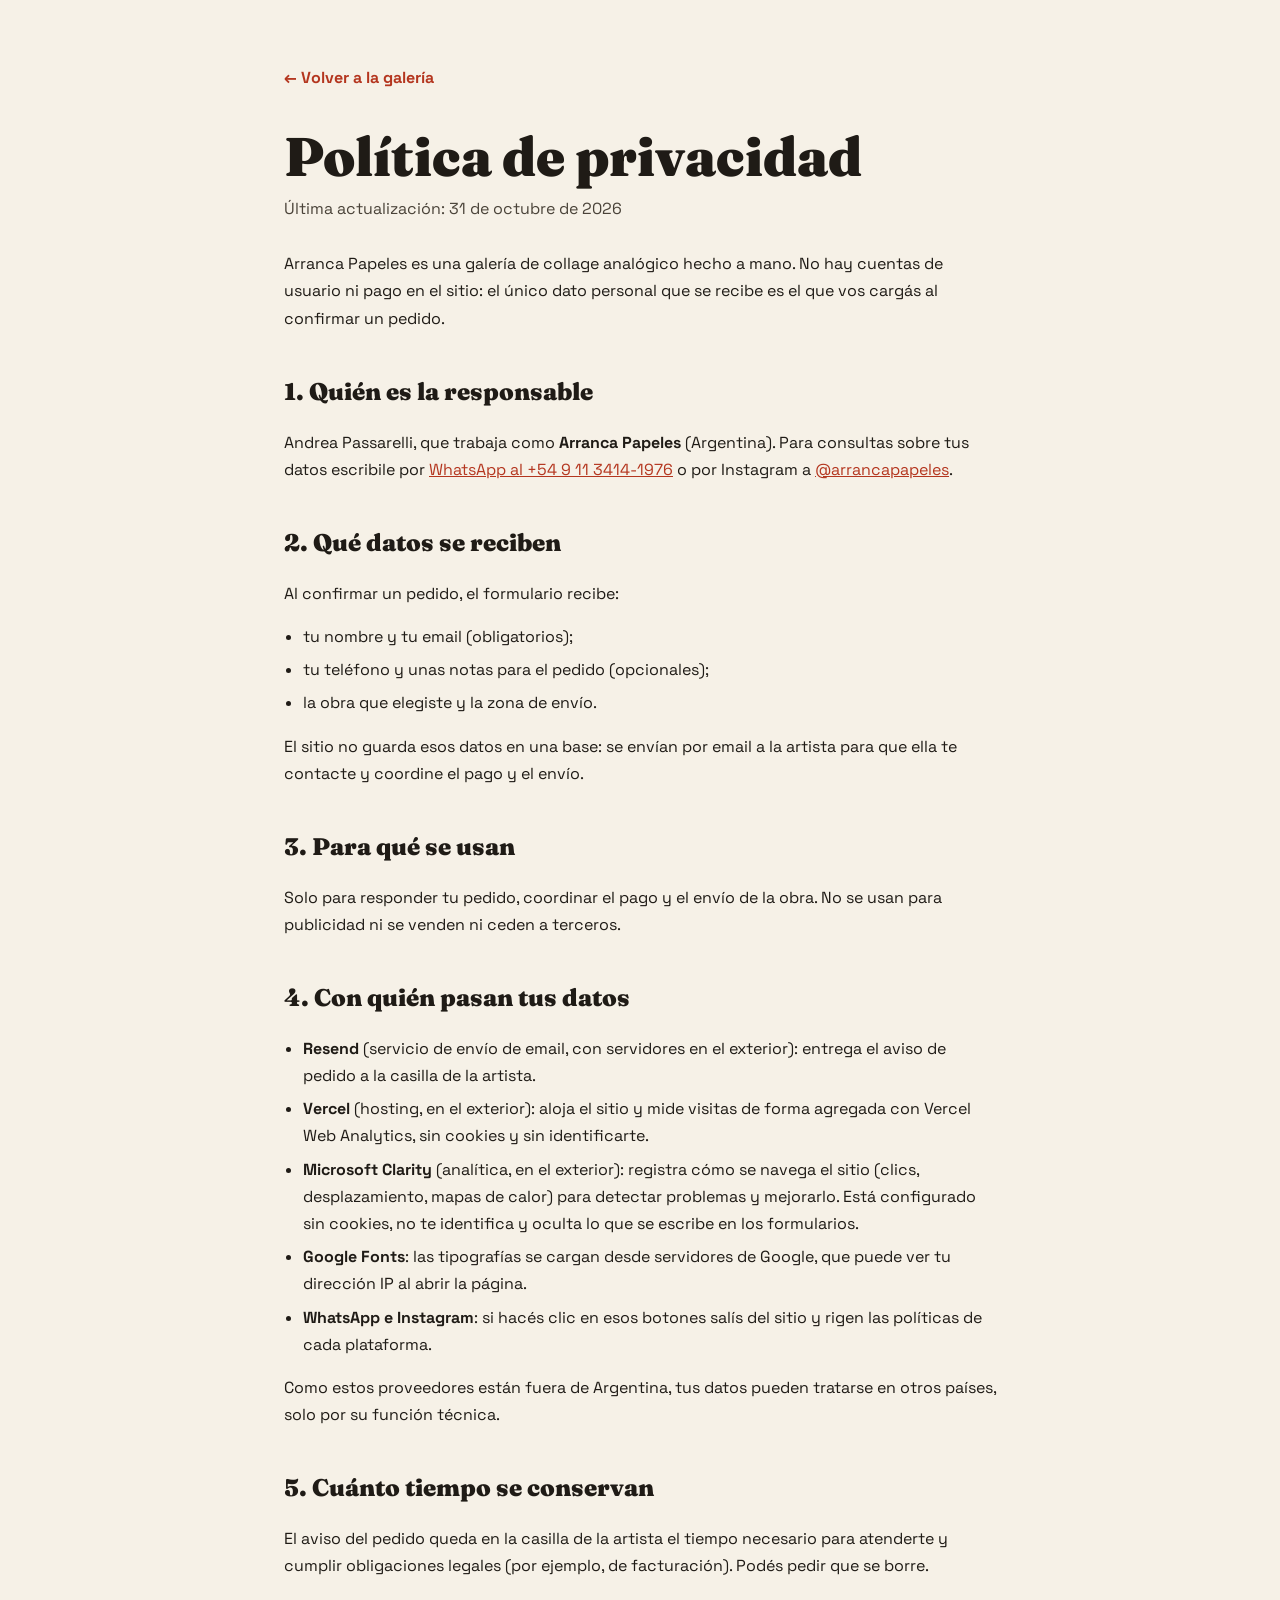
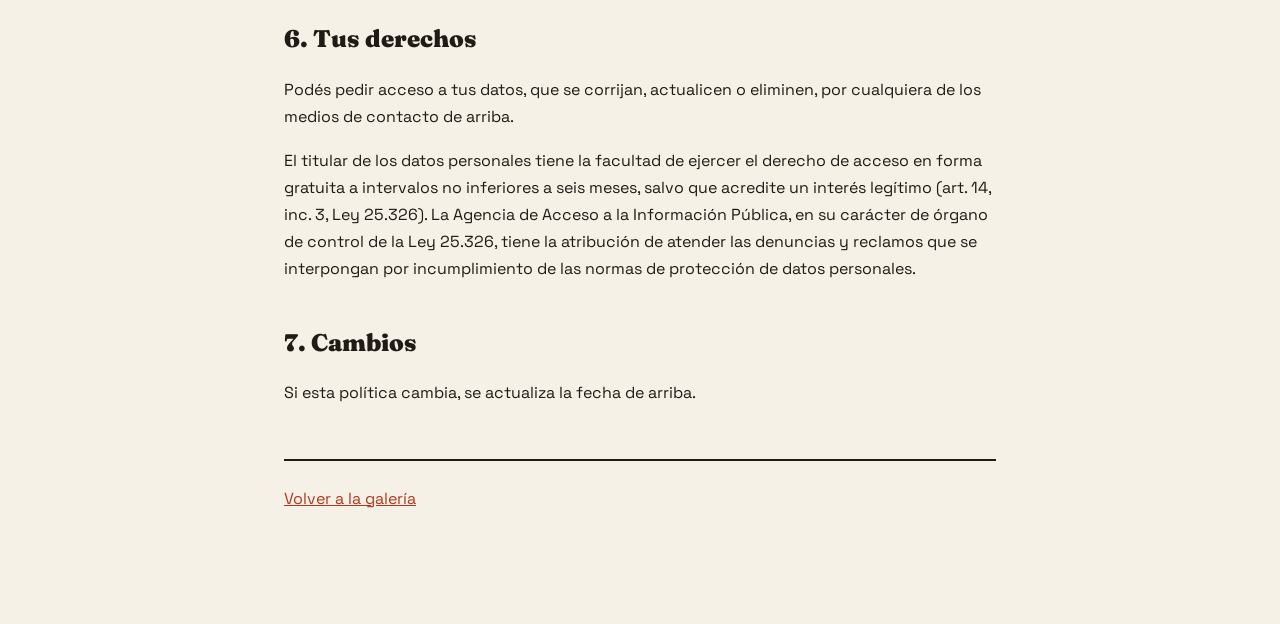
<file: privacidad.html>
<!DOCTYPE html>
<html lang="es-AR">
<head>
  <meta charset="UTF-8">
  <meta name="viewport" content="width=device-width, initial-scale=1.0">
  <title>Política de privacidad — Arranca Papeles</title>
  <meta name="description" content="Qué datos personales recibe Arranca Papeles cuando hacés un pedido, para qué se usan y cómo ejercer tus derechos.">
  <meta name="robots" content="index, follow">
  <link rel="icon" href="favicon.ico">
  <link rel="preconnect" href="https://fonts.googleapis.com">
  <link rel="preconnect" href="https://fonts.gstatic.com" crossorigin>
  <link href="https://fonts.googleapis.com/css2?family=Fraunces:opsz,wght@9..144,400;9..144,900&family=Space+Grotesk:wght@400;500;700&display=swap" rel="stylesheet">
  <style>
    :root { --fondo:#f6f1e7; --tinta:#1f1b16; --suave:#4a4339; --acento:#b4361f; }
    * { box-sizing: border-box; }
    body { margin:0; background:var(--fondo); color:var(--tinta); font-family:'Space Grotesk',sans-serif; line-height:1.7; }
    main { max-width:760px; margin:0 auto; padding:64px 24px 96px; }
    a { color:var(--acento); }
    .volver { display:inline-block; margin-bottom:36px; font-weight:700; text-decoration:none; }
    h1 { font-family:'Fraunces',serif; font-weight:900; font-size:clamp(2.2rem,6vw,3.4rem); line-height:1.1; margin:0 0 8px; }
    h2 { font-family:'Fraunces',serif; font-weight:900; font-size:1.5rem; margin:40px 0 6px; }
    .fecha { color:var(--suave); margin:0 0 28px; }
    ul { padding-left:1.2em; }
    li { margin:6px 0; }
    hr { border:0; border-top:2px solid var(--tinta); margin:52px 0 24px; }
  </style>
<!-- Microsoft Clarity (sin cookies, configurado desde su consola) -->
<script type="text/javascript">(function(c,l,a,r,i,t,y){c[a]=c[a]||function(){(c[a].q=c[a].q||[]).push(arguments)};t=l.createElement(r);t.async=1;t.src="https://www.clarity.ms/tag/"+i;y=l.getElementsByTagName(r)[0];y.parentNode.insertBefore(t,y);})(window, document, "clarity", "script", "zcu23fwxh9");</script>
</head>
<body>
  <main>
    <a class="volver" href="/">← Volver a la galería</a>
    <h1>Política de privacidad</h1>
    <p class="fecha">Última actualización: 31 de octubre de 2026</p>

    <p>Arranca Papeles es una galería de collage analógico hecho a mano. No hay cuentas de usuario ni pago en el sitio: el único dato personal que se recibe es el que vos cargás al confirmar un pedido.</p>

    <h2>1. Quién es la responsable</h2>
    <p>Andrea Passarelli, que trabaja como <strong>Arranca Papeles</strong> (Argentina). Para consultas sobre tus datos escribile por <a href="https://wa.me/5491134141976" rel="noopener">WhatsApp al +54 9 11 3414-1976</a> o por Instagram a <a href="https://www.instagram.com/arrancapapeles" rel="noopener">@arrancapapeles</a>.</p>

    <h2>2. Qué datos se reciben</h2>
    <p>Al confirmar un pedido, el formulario recibe:</p>
    <ul>
      <li>tu nombre y tu email (obligatorios);</li>
      <li>tu teléfono y unas notas para el pedido (opcionales);</li>
      <li>la obra que elegiste y la zona de envío.</li>
    </ul>
    <p>El sitio no guarda esos datos en una base: se envían por email a la artista para que ella te contacte y coordine el pago y el envío.</p>

    <h2>3. Para qué se usan</h2>
    <p>Solo para responder tu pedido, coordinar el pago y el envío de la obra. No se usan para publicidad ni se venden ni ceden a terceros.</p>

    <h2>4. Con quién pasan tus datos</h2>
    <ul>
      <li><strong>Resend</strong> (servicio de envío de email, con servidores en el exterior): entrega el aviso de pedido a la casilla de la artista.</li>
      <li><strong>Vercel</strong> (hosting, en el exterior): aloja el sitio y mide visitas de forma agregada con Vercel Web Analytics, sin cookies y sin identificarte.</li>
      <li><strong>Microsoft Clarity</strong> (analítica, en el exterior): registra cómo se navega el sitio (clics, desplazamiento, mapas de calor) para detectar problemas y mejorarlo. Está configurado sin cookies, no te identifica y oculta lo que se escribe en los formularios.</li>
      <li><strong>Google Fonts</strong>: las tipografías se cargan desde servidores de Google, que puede ver tu dirección IP al abrir la página.</li>
      <li><strong>WhatsApp e Instagram</strong>: si hacés clic en esos botones salís del sitio y rigen las políticas de cada plataforma.</li>
    </ul>
    <p>Como estos proveedores están fuera de Argentina, tus datos pueden tratarse en otros países, solo por su función técnica.</p>

    <h2>5. Cuánto tiempo se conservan</h2>
    <p>El aviso del pedido queda en la casilla de la artista el tiempo necesario para atenderte y cumplir obligaciones legales (por ejemplo, de facturación). Podés pedir que se borre.</p>

    <h2>6. Tus derechos</h2>
    <p>Podés pedir acceso a tus datos, que se corrijan, actualicen o eliminen, por cualquiera de los medios de contacto de arriba.</p>
    <p>El titular de los datos personales tiene la facultad de ejercer el derecho de acceso en forma gratuita a intervalos no inferiores a seis meses, salvo que acredite un interés legítimo (art. 14, inc. 3, Ley 25.326). La Agencia de Acceso a la Información Pública, en su carácter de órgano de control de la Ley 25.326, tiene la atribución de atender las denuncias y reclamos que se interpongan por incumplimiento de las normas de protección de datos personales.</p>

    <h2>7. Cambios</h2>
    <p>Si esta política cambia, se actualiza la fecha de arriba.</p>

    <hr>
    <p><a href="/">Volver a la galería</a></p>
  </main>
</body>
</html>
</file>
